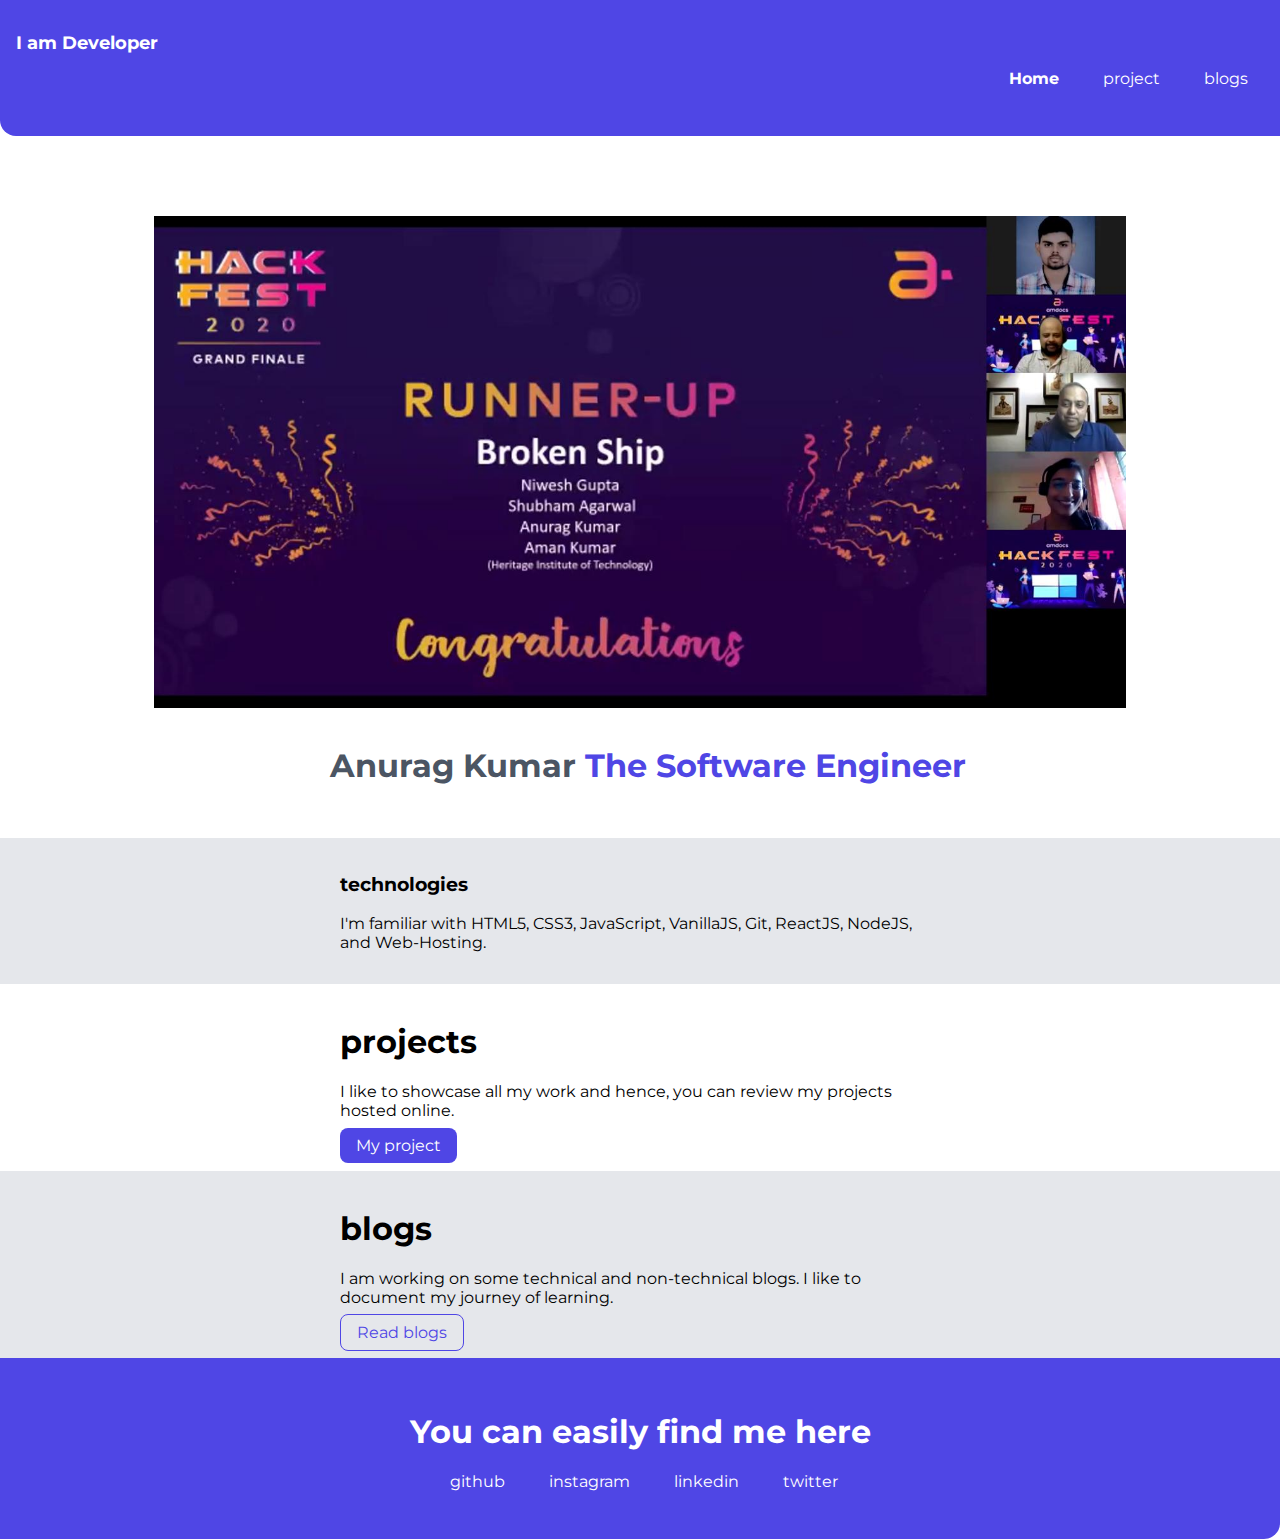
<file: index.html>
<!DOCTYPE html>
<html lang="en">
<head>
    <meta charset="UTF-8">
    <meta http-equiv="X-UA-Compatible" content="IE=edge">
    <meta name="viewport" content="width=device-width, initial-scale=1.0">
    <title>Home|Anurag</title>
    <link href="styles.css" rel="stylesheet" />
</head>
<body>
    <nav class="navigation container">
        
        <div class="nav-top">I am Developer</div>

        <ul class="list-no-bullet">
            <li class="list-item-inline">
                <a class="link link-active" href="/">Home</a>
            </li>

            <li class="list-item-inline">
                <a class="link" href="/projects.html">project</a>
            </li>

            <li class="list-item-inline">
                <a class="link" href="/blogs.html">blogs</a>
            </li>
        </ul>
    </nav>

    <header class="hero">
        
        <img class="hero-img" src="image/amdocs_cert.jpeg"/>

        <h1 class="hero-header">Anurag Kumar<span class="hero-var"> The Software Engineer</span></h1>
    </header>

    <section class="section off-white">
        <div class="container container-center">
           <h3>technologies</h3>
           <p>I'm familiar with HTML5, CSS3, JavaScript, VanillaJS, Git, ReactJS, NodeJS, and Web-Hosting.</p>
           
        </div>
   </section>

   <section class="section">
    <div class="container container-center">  
      <h1>projects</h1>
      <p>I like to showcase all my work and hence, you can review my projects hosted online.</p>
      <a class="link link-primary" href="/projects.html">My project</a>
    </div>
  </section>

  <section class="section off-white">
    <div class="container container-center">
       <h1>blogs</h1>
       <p>I am working on some technical and non-technical blogs. I like to document my journey of learning.</p>
       <a class="link link-secondary" href="/blogs.html">Read blogs</a>
    </div>
   </section>

   <footer class="footer">
    <h1>You can easily find me here</h1>     
       <ul class="list-no-bullet">
           <li class="list-item-inline">
               <a class="link" href="https://github.com/anurag-kkumarr" target="_blank">github</a>
           </li>

           <li class="list-item-inline">
               <a class="link" href="https://www.instagram.com/anurag_katyayan/" target="_blank">instagram</a>
           </li>

           <li class="list-item-inline"><a class="link" href="https://www.linkedin.com/in/anuragkkumarr/" target="_blank">linkedin</a>
           </li>
           <li class="list-item-inline"><a class="link" href="https://twitter.com/anuragcode/" target="_blank">twitter</a>
           </li>
       </ul>
   </footer>

</body>
</html>
</file>
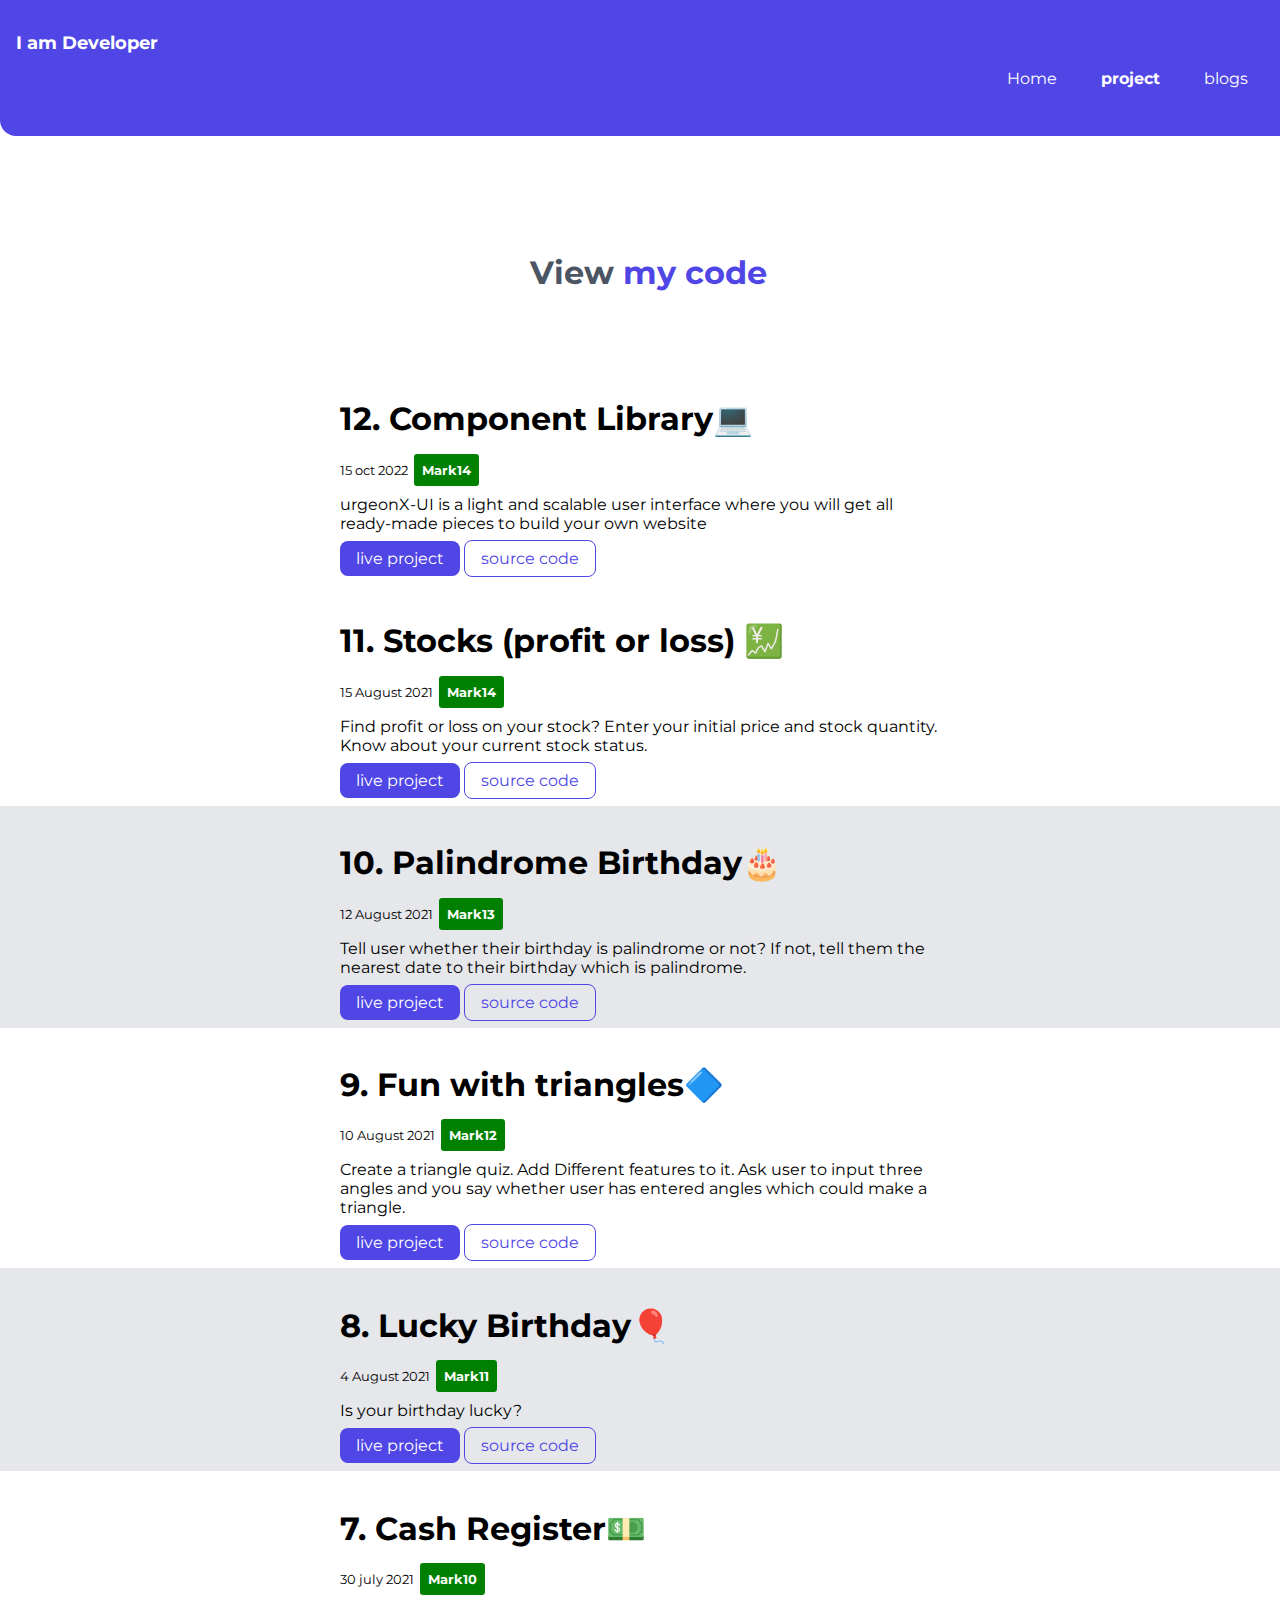
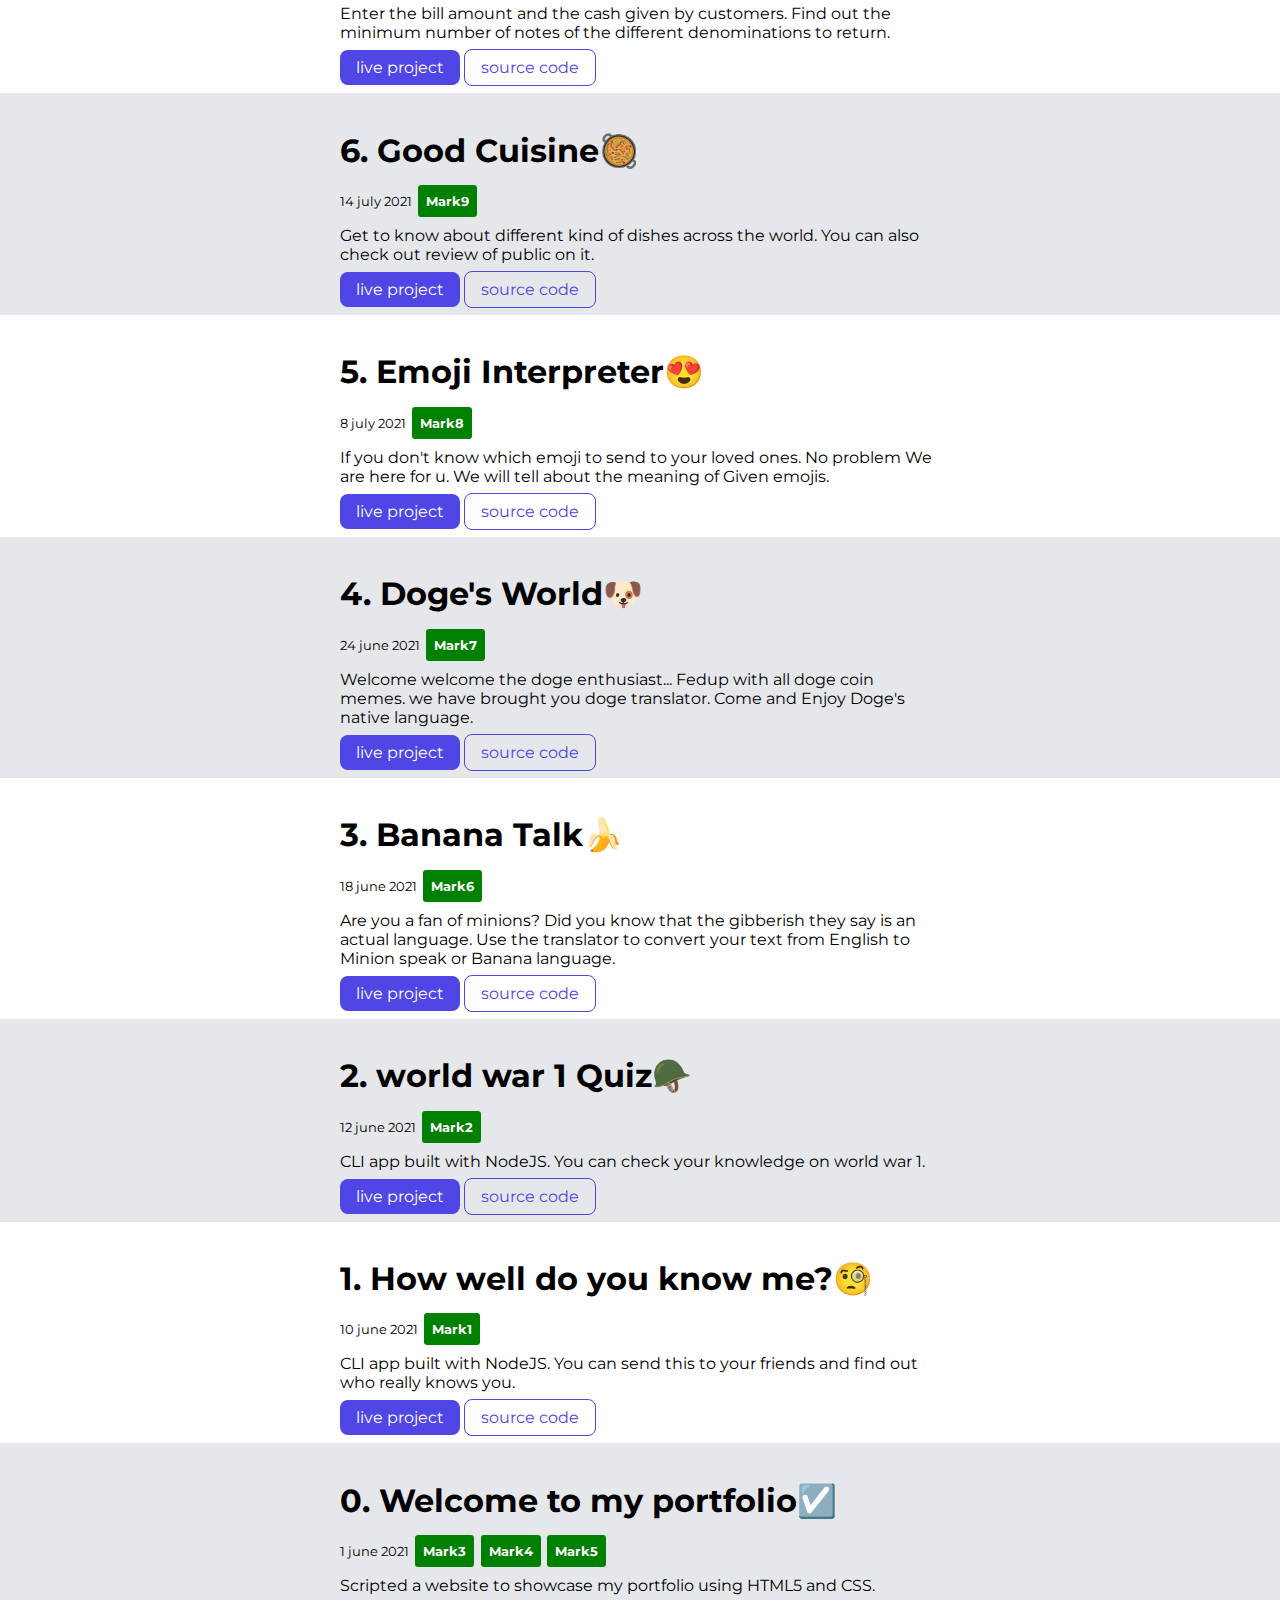
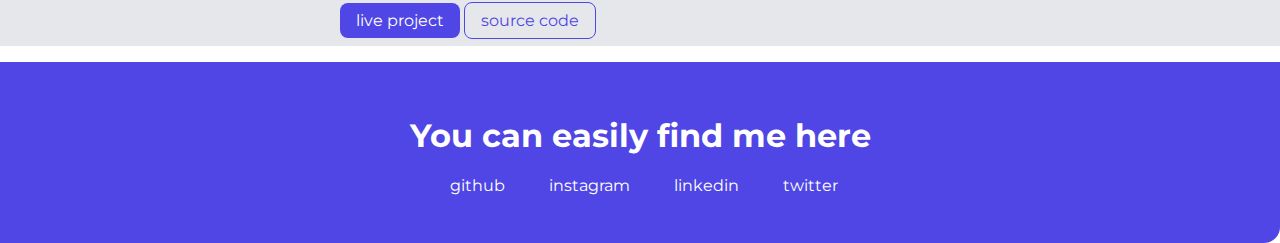
<file: projects.html>
<!DOCTYPE html>
<html lang="en">
<head>
    <meta charset="UTF-8">
    <meta http-equiv="X-UA-Compatible" content="IE=edge">
    <meta name="viewport" content="width=device-width, initial-scale=1.0">
    <title>projects|Anurag</title>
    <link href="styles.css" rel="stylesheet"/>
</head>
<body>
    <nav class="navigation container">
        
        <div class="nav-top">I am Developer</div>

        <ul class="list-no-bullet">
            <li class="list-item-inline">
                <a class="link" href="/" >Home</a>
            </li>

            <li class="list-item-inline">
                <a class="link link-active" href="/projects.html">project</a>
            </li>

            <li class="list-item-inline">
                <a class="link" href="/blogs.html">blogs</a>
            </li>
        </ul>
    </nav>

    <header class="hero">
        
       <!-- <img class="hero-img" src="image/proud_dev.svg"/> -->

        <h1 class="hero-header">View<span class="hero-var"> my code</span></h1>
    </header>

    <ul class="list-no-bullet inline-pad">

         <li class="section">
            <div class="container container-center">
                <h1>12. Component Library💻</h1>
                <small>15 oct 2022     <span class="span">Mark14</span></small>
                <p>urgeonX-UI is a light and scalable user interface where you will get all ready-made pieces to build your own website </p>
            
                <a class="link link-primary" href="https://burgeonx.netlify.app/" target="_blank">live project</a>
                <a class="link link-secondary" href="https://github.com/anurag-kkumarr/burgeonX-ui#httpsburgeonxnetlifyapp" target="_blank">source code</a>
            </div>
            
        </li>

        <li class="section">
            <div class="container container-center">
                <h1>11. Stocks (profit or loss) 💹</h1>
                <small>15 August 2021     <span class="span">Mark14</span></small>
                <p>Find profit or loss on your stock? Enter your initial price and stock quantity. Know about your current stock status.</p>
            
                <a class="link link-primary" href="https://stockupdates.netlify.app/" target="_blank">live project</a>
                <a class="link link-secondary" href="https://github.com/anurag-kkumarr/Stock-price" target="_blank">source code</a>
            </div>
            
        </li>

        <li class="section list-section off-white">
            <div class="container container-center">
                <h1>10. Palindrome Birthday🎂</h1>
                <small>12 August 2021     <span class="span">Mark13</span></small>
                <p>Tell user whether their birthday is palindrome or not? If not, tell them the nearest date to their birthday which is palindrome.</p>
            
                <a class="link link-primary" href="https://palindromebirthdayy.netlify.app/" target="_blank">live project</a>
                <a class="link link-secondary" href="https://github.com/anurag-kkumarr/Palindrome-Birthday" target="_blank">source code</a>
            </div>

        <li class="section">
            <div class="container container-center">
                <h1>9. Fun with triangles🔷</h1>
                <small>10 August 2021     <span class="span">Mark12</span></small>
                <p>Create a triangle quiz. Add Different features to it. Ask user to input three angles and you say whether user has entered angles which could make a triangle.</p>
            
                <a class="link link-primary" href="https://funwidtriangles.netlify.app/" target="_blank">live project</a>
                <a class="link link-secondary" href="https://github.com/anurag-kkumarr/Fun-with-triangles" target="_blank">source code</a>
            </div>
            
        </li>

        <li class="section list-section off-white">
            <div class="container container-center">
                <h1>8. Lucky Birthday🎈</h1>
                <small>4 August 2021     <span class="span">Mark11</span></small>
                <p>Is your birthday lucky?</p>
            
                <a class="link link-primary" href="https://anurag-birthday.netlify.app/" target="_blank">live project</a>
                <a class="link link-secondary" href="https://github.com/anurag-kkumarr/Lucky-Birthday" target="_blank">source code</a>
            </div>

        <li class="section">
            <div class="container container-center">
                <h1>7. Cash Register💵</h1>
                <small>30 july 2021     <span class="span">Mark10</span></small>
                <p>Enter the bill amount and the cash given by customers. Find out the minimum number of notes of the different denominations to return.</p>
            
                <a class="link link-primary" href="https://anurag-cashregister.netlify.app/" target="_blank">live project</a>
                <a class="link link-secondary" href="https://github.com/anurag-kkumarr/cash-Register-Manager" target="_blank">source code</a>
            </div>
            
        </li>

        <li class="section list-section off-white">
            <div class="container container-center">
                <h1>6. Good Cuisine🥘</h1>
                <small>14 july 2021     <span class="span">Mark9</span></small>
                <p>Get to know about different kind of dishes across the world. You can also check out review of public on it.</p>
            
                <a class="link link-primary" href="https://csb-b70f3.netlify.app/" target="_blank">live project</a>
                <a class="link link-secondary" href="https://github.com/anurag-kkumarr/Good-food" target="_blank">source code</a>
            </div>
            
        </li>
        
        <li class="section">
            <div class="container container-center">
                <h1>5. Emoji Interpreter😍</h1>
                <small>8 july 2021     <span class="span">Mark8</span></small>
                <p>If you don't know which emoji to send to your loved ones. No problem We are here for u. We will tell about the meaning of Given emojis.</p>
            
                <a class="link link-primary" href="https://ygg6m.csb.app/" target="_blank">live project</a>
                <a class="link link-secondary" href="https://github.com/anurag-kkumarr/emoji-interpreter" target="_blank">source code</a>
            </div>
            
        </li>

        <li class="section list-section off-white">
            <div class="container container-center">
                <h1>4. Doge's World🐶</h1>
                <small>24 june 2021     <span class="span">Mark7</span></small>
                <p>Welcome welcome the doge enthusiast... Fedup with all doge coin memes. we have brought you doge translator. Come and Enjoy Doge's native language.</p>
            
                <a class="link link-primary" href="https://dogespeak.netlify.app/" target="_blank">live project</a>
                <a class="link link-secondary" href="https://github.com/anurag-kkumarr/Doge-Translator" target="_blank">source code</a>
            </div>
            
        </li>

        <li class="section">
            <div class="container container-center">
                <h1>3. Banana Talk🍌</h1>
                <small>18 june 2021     <span class="span">Mark6</span></small>
                <p>Are you a fan of minions? Did you know that the gibberish they say is an actual language. Use the translator to convert your text from English to Minion speak or Banana language.</p>
            
                <a class="link link-primary" href="https://banana-lang.netlify.app/" target="_blank">live project</a>
                <a class="link link-secondary" href="https://github.com/anurag-kkumarr/banana-talk" target="_blank">source code</a>
            </div>
            
        </li>

        <li class="section off-white">
            <div class="container container-center">
                <h1>2. world war 1 Quiz🪖</h1>
                <small>12 june 2021     <span class="span">Mark2</span></small>
                <p>CLI app built with NodeJS. You can check your knowledge on world war 1.</p>
            
                <a class="link link-primary" href="https://repl.it/@anuragsingh21/World-War1-Quiz?embed=1&output=1#index.js" target="_blank">live project</a>
                <a class="link link-secondary" href="https://github.com/anurag-kkumarr/World-War1-Quiz" target="_blank">source code</a>
            </div>
            
        </li>

        <li class="section">
            <div class="container container-center">
                <h1>1. How well do you know me?🧐</h1>
                <small>10 june 2021     <span class="span">Mark1</span></small>
                <p>CLI app built with NodeJS. You can send this to your friends and find out who really knows you.</p>
            
                <a class="link link-primary" href="https://replit.com/@anuragsingh21/do-you-know-me?embed=1&output=1#index.js" target="_blank">live project</a>
                <a class="link link-secondary" href="https://github.com/anurag-kkumarr/do-you-know-me-" target="_blank">source code</a>
            </div>
            
        </li>
        
        <li class="section off-white">
            <div class="container container-center">
                <h1>0. Welcome to my portfolio☑️</h1> 
                <small>1 june 2021      <span class="span">Mark3</span><span class="span">Mark4</span><span class="span">Mark5</span></small>
                <p>Scripted a website to showcase my portfolio using HTML5 and CSS.</p>
            
                <a class="link link-primary" href="https://anuragcode.netlify.app/" target="_blank">live project</a>
                <a class="link link-secondary" href="https://github.com/anurag-kkumarr/student-name-site" target="_blank">source code</a>
            </div>
            
        </li>
        
    </ul>
    
    <footer class="footer">
    <h1>You can easily find me here</h1>     
       <ul class="list-no-bullet">
           <li class="list-item-inline">
               <a class="link" href="https://github.com/anurag-kkumarr" target="_blank">github</a>
           </li>

           <li class="list-item-inline">
               <a class="link" href="https://www.instagram.com/anurag_katyayan/" target="_blank">instagram</a>
           </li>

           <li class="list-item-inline"><a class="link" href="https://www.linkedin.com/in/anuragkkumarr/" target="_blank">linkedin</a>
           </li>
           
           <li class="list-item-inline"><a class="link" href="https://twitter.com/anuragcode/" target="_blank">twitter</a>
           </li>
       </ul>
   </footer>

</body>
</html>
</file>
<file: styles.css>
@import url('https://fonts.googleapis.com/css2?family=Montserrat:wght@400;700&display=swap');

:root {
    --primary-color: #4F46E5;
    --dark-gray: #4B5563;
    --off-white: #E5E7EB;
}

body {
    font-family: 'Montserrat', sans-serif;
    margin: 0px;
}
hr {
    margin: 2rem 0rem 1rem 0rem;
}

.navigation {
    background-color: var(--primary-color);
    color: white;
    padding: 2rem 0rem;
    border-radius: 0rem 0rem 0rem 1rem;
}
.navigation .nav-top {
    font-weight: bold;
    font-size: 1.1rem;

}
.navigation .link {
    color: white;
}
.navigation .link-active {
    font-weight: bold;
}
.navigation .list-no-bullet {
    text-align: right;
}
.navigation a:hover {
    text-decoration: underline;
}
.hero {
    padding: 2rem;
    padding-top: 5rem; 
}
.hero .hero-img {
    width: 80rem;
    max-width: 80%;
    display: block;
    margin: auto;
}
.hero .hero-header {
    text-align: center;
    padding-top: 1rem;
    padding-left: 1rem;
    color: var(--dark-gray);
}
.hero .hero-header .hero-var {
    color: var(--primary-color);
}

.container {
    padding-left: 1rem;
    padding-right: 1rem;
}
.container-center {
    margin: auto;
    max-width: 600px;
}
.link {
    text-decoration: none;
    padding: 0.5rem 1rem;
    
}
.link-primary {
    background-color: var(--primary-color);
    color: white;
    border-radius: 0.5rem;
}
.link-secondary {
    color: var(--primary-color);
    border: 1px solid var(--primary-color);
    border-radius: 0.5rem;
}
.link-blog {
    color: var(--primary-color);
   /** padding: 0.5rem 5rem 0.5rem 7rem;**/
   padding: 0.5rem 0rem;
   
}

.section-text {
    margin: auto;
}
.section-pad {
    /**padding: 0.5rem 5rem 0.5rem 7rem;**/
    padding: 0.5rem 0rem;
}

.section{
    padding: 1rem;
}
.off-white {
    background-color: var(--off-white);
}

.list-no-bullet {
    list-style: none;
}
.list-item-inline {
    display: inline;
    padding-left: 0.5rem;
}
.span {
    background-color: green;
    color: white;
    font-weight: bold;
    padding: 0.5rem;
    margin: 0.2rem;
    border-radius: 0.2rem;
}

.footer {
    background-color: var(--primary-color);
    padding: 2rem 0rem;
    color: white;
    text-align: center;
    border-bottom-right-radius: 1rem;
}
.footer .link {
    color: white;

}
.footer ul {
    padding-inline-start: 0px;
}
.inline-pad {
    padding-inline-start: 0px;
}
</file>
